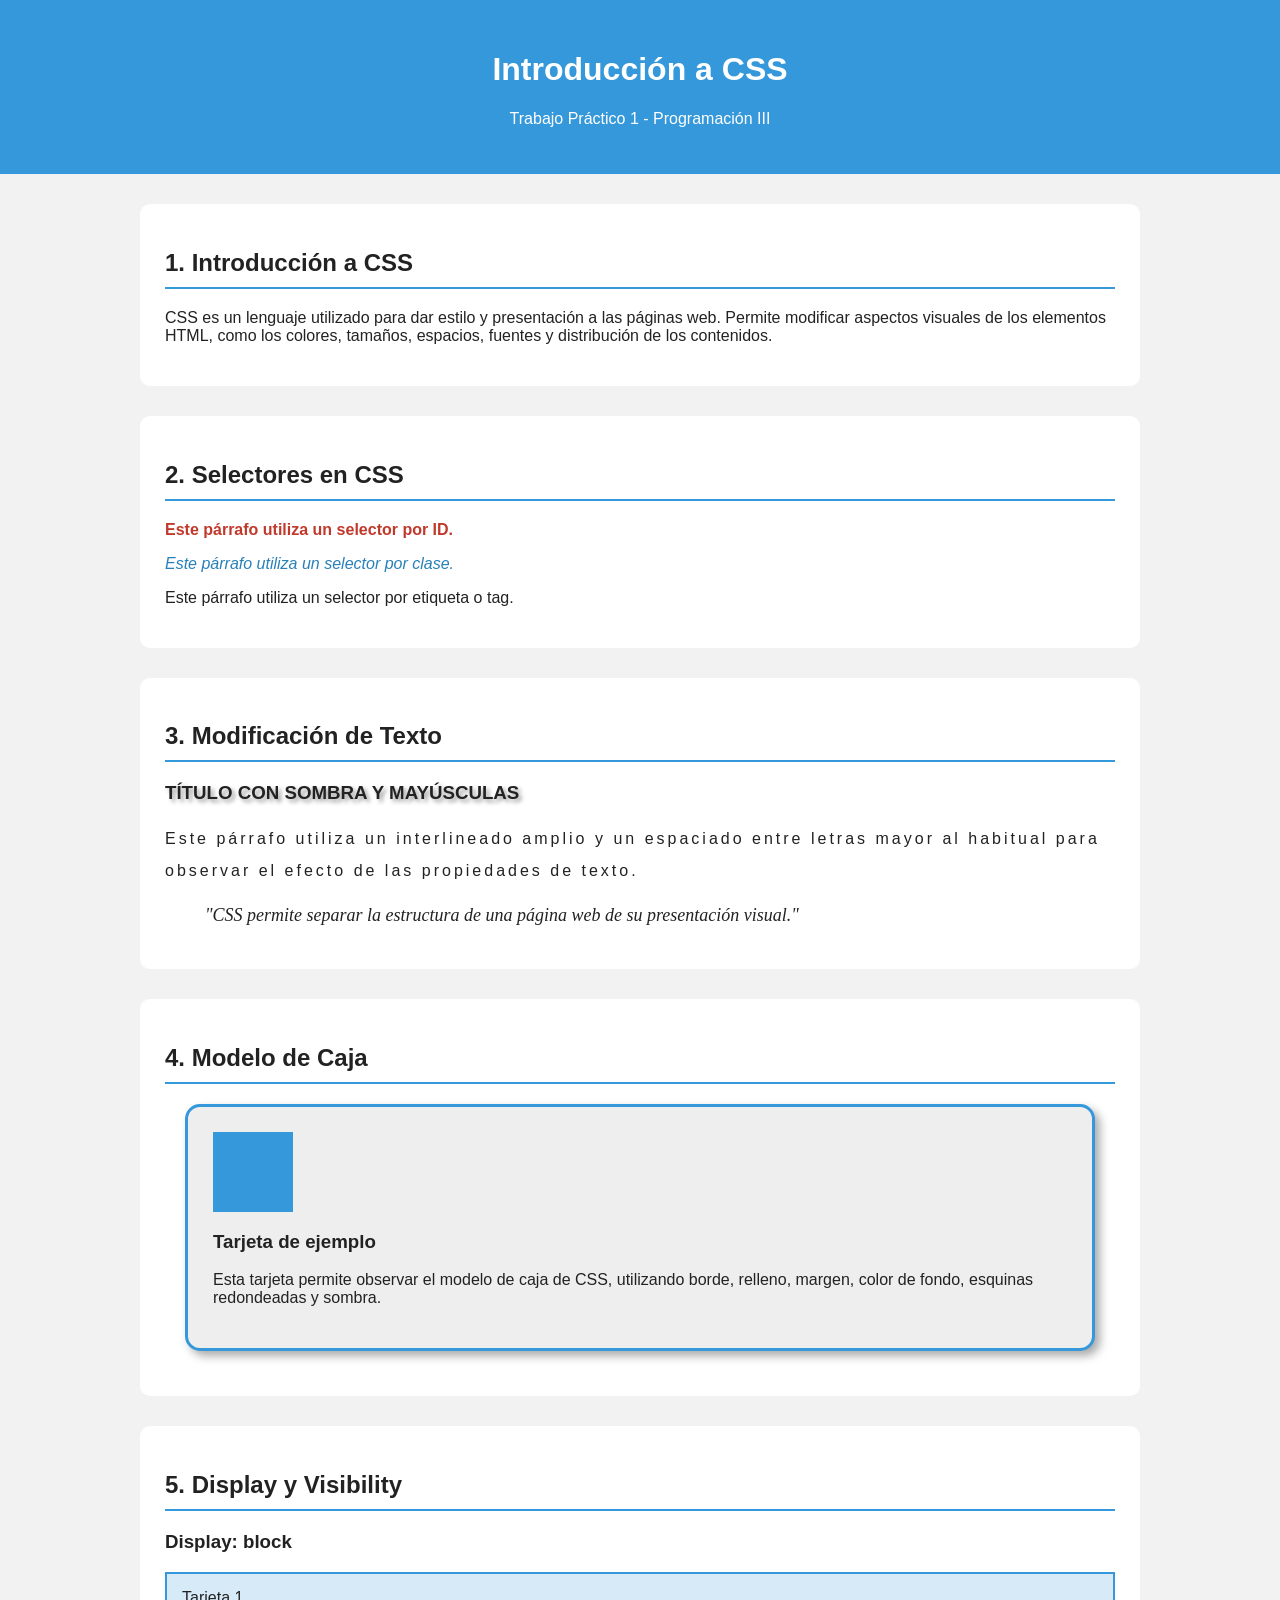
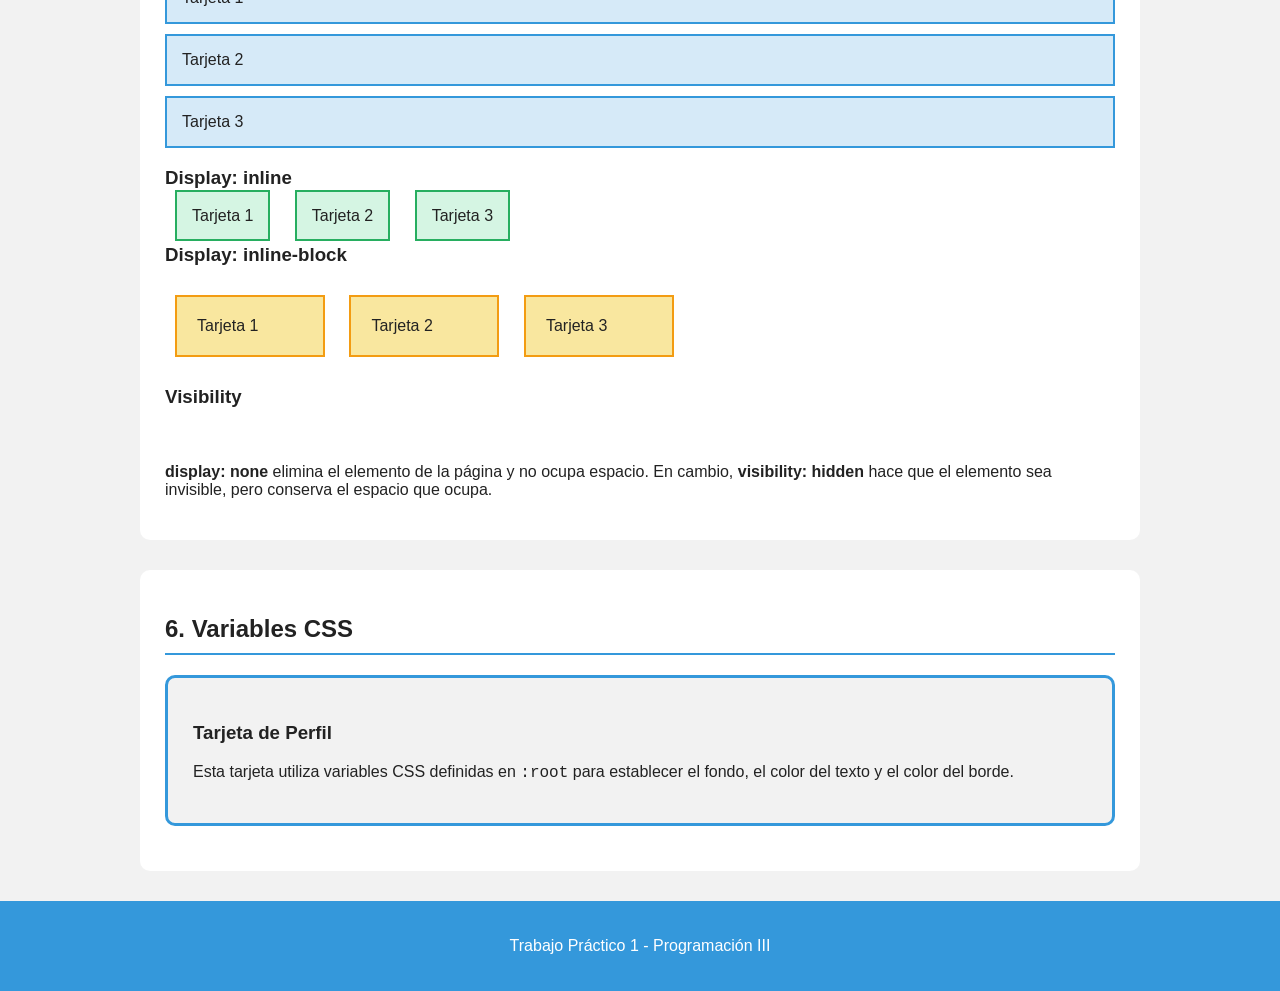
<file: CSS/1/index.html>
<!DOCTYPE html>
<html lang="es">
<head>
    <meta charset="UTF-8">
    <meta name="viewport" content="width=device-width, initial-scale=1.0">
    <title>Introducción a CSS</title>
    <link rel="stylesheet" href="styles.css">
</head>

<body>

    <header>
        <h1>Introducción a CSS</h1>
        <p>Trabajo Práctico 1 - Programación III</p>
    </header>

    <main>

        <!-- 1. Introducción a CSS -->
        <section>
            <h2>1. Introducción a CSS</h2>

            <p>
                CSS es un lenguaje utilizado para dar estilo y presentación
                a las páginas web. Permite modificar aspectos visuales de los
                elementos HTML, como los colores, tamaños, espacios, fuentes
                y distribución de los contenidos.
            </p>
        </section>


        <!-- 2. Selectores en CSS -->
        <section>
            <h2>2. Selectores en CSS</h2>

            <p id="parrafo-id">
                Este párrafo utiliza un selector por ID.
            </p>

            <p class="parrafo-clase">
                Este párrafo utiliza un selector por clase.
            </p>

            <p>
                Este párrafo utiliza un selector por etiqueta o tag.
            </p>
        </section>


        <!-- 3. Modificación de Texto -->
        <section>
            <h2>3. Modificación de Texto</h2>

            <h3 class="titulo-sombra">
                Título con sombra y mayúsculas
            </h3>

            <p class="texto-espaciado">
                Este párrafo utiliza un interlineado amplio y un espaciado
                entre letras mayor al habitual para observar el efecto
                de las propiedades de texto.
            </p>

            <blockquote class="cita">
                "CSS permite separar la estructura de una página web de
                su presentación visual."
            </blockquote>
        </section>


        <!-- 4. Modelo de Caja -->
        <section>
            <h2>4. Modelo de Caja</h2>

            <div class="tarjeta-caja">
                <div class="cuadrado-color"></div>

                <h3>Tarjeta de ejemplo</h3>

                <p>
                    Esta tarjeta permite observar el modelo de caja de CSS,
                    utilizando borde, relleno, margen, color de fondo,
                    esquinas redondeadas y sombra.
                </p>
            </div>
        </section>


        <!-- 5. Display y Visibility -->
        <section>
            <h2>5. Display y Visibility</h2>

            <h3>Display: block</h3>

            <div class="galeria-block">
                <div class="tarjeta-display">Tarjeta 1</div>
                <div class="tarjeta-display">Tarjeta 2</div>
                <div class="tarjeta-display">Tarjeta 3</div>
            </div>


            <h3>Display: inline</h3>

            <div class="galeria-inline">
                <div class="tarjeta-display">Tarjeta 1</div>
                <div class="tarjeta-display">Tarjeta 2</div>
                <div class="tarjeta-display">Tarjeta 3</div>
            </div>


            <h3>Display: inline-block</h3>

            <div class="galeria-inline-block">
                <div class="tarjeta-display">Tarjeta 1</div>
                <div class="tarjeta-display">Tarjeta 2</div>
                <div class="tarjeta-display">Tarjeta 3</div>
            </div>


            <h3>Visibility</h3>

            <button class="boton-none">
                Botón con display: none
            </button>

            <button class="boton-hidden">
                Botón con visibility: hidden
            </button>

            <p>
                <strong>display: none</strong> elimina el elemento de la
                página y no ocupa espacio. En cambio,
                <strong>visibility: hidden</strong> hace que el elemento
                sea invisible, pero conserva el espacio que ocupa.
            </p>
        </section>


        <!-- 6. Variables CSS -->
        <section>
            <h2>6. Variables CSS</h2>

            <div class="tarjeta-perfil">
                <h3>Tarjeta de Perfil</h3>

                <p>
                    Esta tarjeta utiliza variables CSS definidas en
                    <code>:root</code> para establecer el fondo,
                    el color del texto y el color del borde.
                </p>
            </div>
        </section>

    </main>


    <footer>
        <p>Trabajo Práctico 1 - Programación III</p>
    </footer>

</body>
</html>
</file>
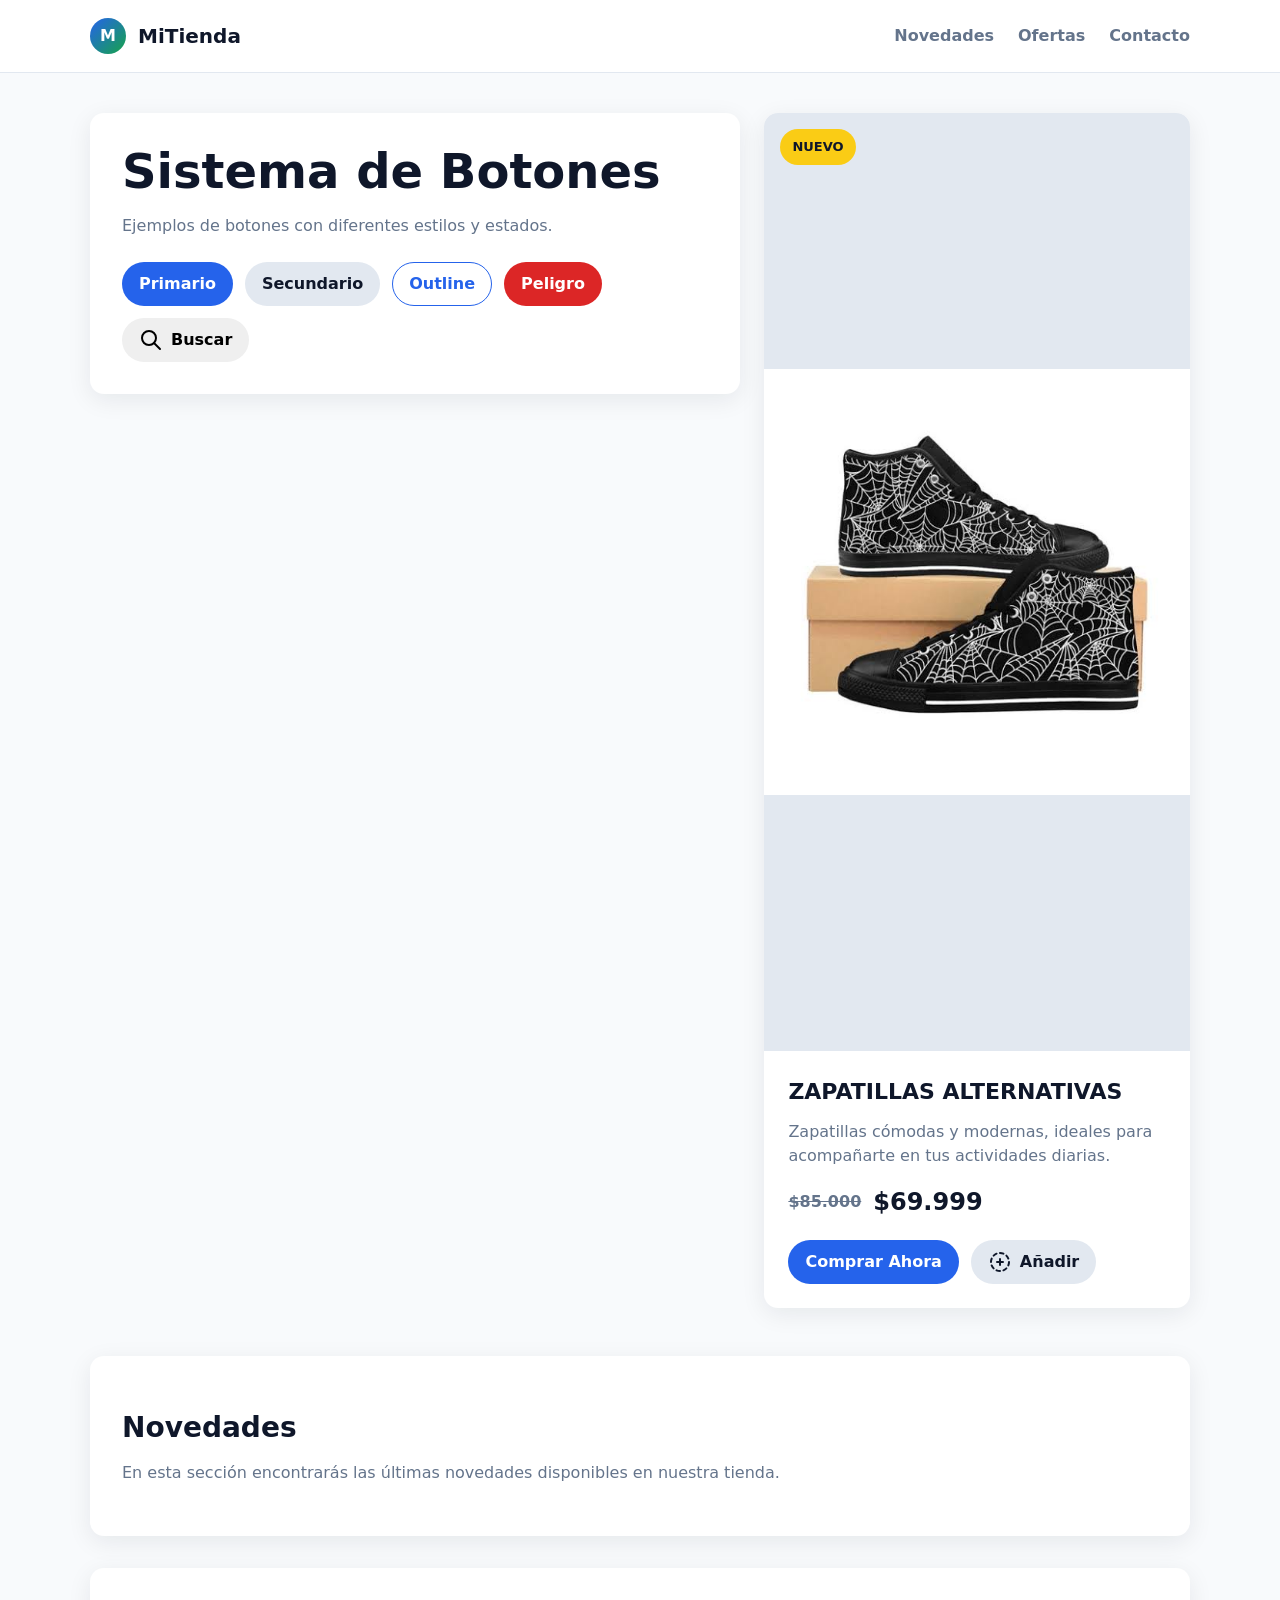
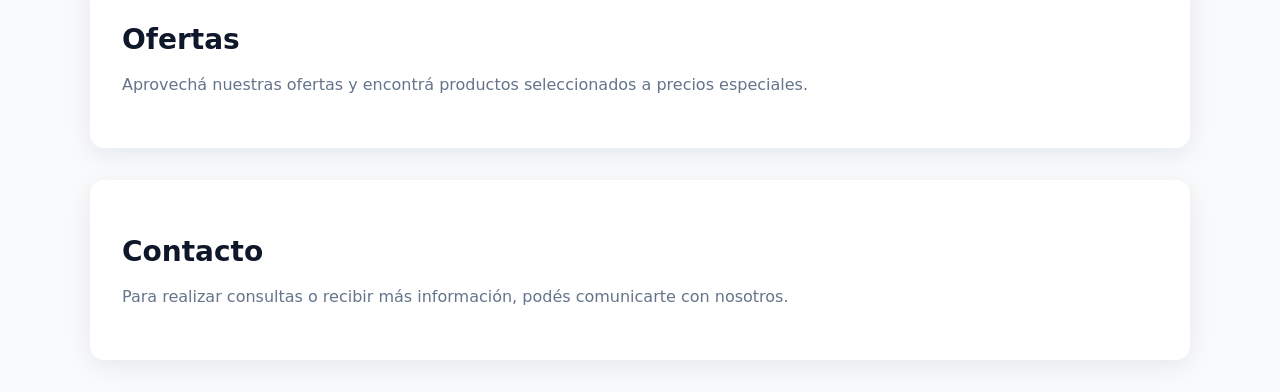
<file: CSS/3/index.html>
<!DOCTYPE html>
<html lang="es">
<head>
    <meta charset="UTF-8">
    <meta name="viewport" content="width=device-width, initial-scale=1.0">
    <title>MiTienda</title>
    <link rel="stylesheet" href="styles.css">
</head>

<body id="top">

    <!-- Header -->
    <header class="site-header">
        <div class="site-header__container container">

            <a href="#top" class="site-header__brand">
                <span class="site-header__mark">M</span>
                <span class="site-header__name">MiTienda</span>
            </a>

            <nav class="site-header__nav">
                <a href="#novedades">Novedades</a>
                <a href="#ofertas">Ofertas</a>
                <a href="#contacto">Contacto</a>
            </nav>

            <button class="site-header__menu" type="button" aria-label="Abrir menú">
                <svg xmlns="http://www.w3.org/2000/svg" width="24" height="24" viewBox="0 0 24 24" fill="none" stroke="currentColor" stroke-width="2" stroke-linecap="round" stroke-linejoin="round" class="icon icon-tabler icons-tabler-outline icon-tabler-menu-deep"><path stroke="none" d="M0 0h24v24H0z" fill="none" /><path d="M4 6h16" /><path d="M7 12h13" /><path d="M10 18h10" /></svg>
            </button>

        </div>
    </header>


    <main>

        <!-- Zona principal -->
        <section class="hero container">

            <!-- Primer div: ocupa las primeras 3 columnas de la fila 1 -->
<div class="hero__content panel">

    <h1 class="hero__title">
        Sistema de Botones
    </h1>

    <p class="hero__text">
        Ejemplos de botones con diferentes estilos y estados.
    </p>

    <div class="btn-group">

        <button class="btn btn--primary" type="button">
            Primario
        </button>

        <button class="btn btn--secondary" type="button">
            Secundario
        </button>

        <button class="btn btn--outline" type="button">
            Outline
        </button>

        <button class="btn btn--danger" type="button">
            Peligro
        </button>

        <button class="btn btn--icon" type="button">
            <svg xmlns="http://www.w3.org/2000/svg" width="24" height="24" viewBox="0 0 24 24" fill="none" stroke="currentColor" stroke-width="2" stroke-linecap="round" stroke-linejoin="round" class="icon icon-tabler icons-tabler-outline icon-tabler-search"><path stroke="none" d="M0 0h24v24H0z" fill="none" /><path d="M3 10a7 7 0 1 0 14 0a7 7 0 1 0 -14 0" /><path d="M21 21l-6 -6" /></svg>
            Buscar
        </button>

    </div>

</div>


            


            <!-- Segundo div: ocupa columnas 4 y 5 y filas 1 a 4 -->
            <article class="product-card">

                <div class="product-card__media">

                    <img
                        src="zapatilla.jpg"
                        alt="Zapatillas alternativas"
                    >

                    <span class="product-card__badge">
                        NUEVO
                    </span>

                </div>

                <div class="product-card__info">

                    <h2 class="product-card__title">
                        ZAPATILLAS ALTERNATIVAS
                    </h2>

                    <p class="product-card__description">
                        Zapatillas cómodas y modernas, ideales para
                        acompañarte en tus actividades diarias.
                    </p>

                    <div class="product-card__price">
                        <span class="product-card__old-price">
                            $85.000
                        </span>

                        <span>
                            $69.999
                        </span>
                    </div>

                    <div class="btn-group">

                        <button class="btn btn--primary" type="button">
                            Comprar Ahora
                        </button>

                        <button class="btn btn--icon btn--secondary" type="button">
                            <svg xmlns="http://www.w3.org/2000/svg" width="24" height="24" viewBox="0 0 24 24" fill="none" stroke="currentColor" stroke-width="2" stroke-linecap="round" stroke-linejoin="round" class="icon icon-tabler icons-tabler-outline icon-tabler-circle-dashed-plus"><path stroke="none" d="M0 0h24v24H0z" fill="none" /><path d="M8.56 3.69a9 9 0 0 0 -2.92 1.95" /><path d="M3.69 8.56a9 9 0 0 0 -.69 3.44" /><path d="M3.69 15.44a9 9 0 0 0 1.95 2.92" /><path d="M8.56 20.31a9 9 0 0 0 3.44 .69" /><path d="M15.44 20.31a9 9 0 0 0 2.92 -1.95" /><path d="M20.31 15.44a9 9 0 0 0 .69 -3.44" /><path d="M20.31 8.56a9 9 0 0 0 -1.95 -2.92" /><path d="M15.44 3.69a9 9 0 0 0 -3.44 -.69" /><path d="M9 12h6" /><path d="M12 9v6" /></svg>

                            Añadir
                        </button>

                    </div>

                </div>

            </article>

        </section>


        <!-- Secciones de relleno -->

        <section id="novedades" class="content-section container">

            <div class="panel content-section__panel">

                <h2 class="content-section__title">
                    Novedades
                </h2>

                <p class="content-section__note">
                    En esta sección encontrarás las últimas novedades
                    disponibles en nuestra tienda.
                </p>

            </div>

        </section>


        <section id="ofertas" class="content-section container">

            <div class="panel content-section__panel">

                <h2 class="content-section__title">
                    Ofertas
                </h2>

                <p class="content-section__note">
                    Aprovechá nuestras ofertas y encontrá productos
                    seleccionados a precios especiales.
                </p>

            </div>

        </section>


        <section id="contacto" class="content-section container">

            <div class="panel content-section__panel">

                <h2 class="content-section__title">
                    Contacto
                </h2>

                <p class="content-section__note">
                    Para realizar consultas o recibir más información,
                    podés comunicarte con nosotros.
                </p>

            </div>

        </section>

    </main>

</body>
</html>
</file>
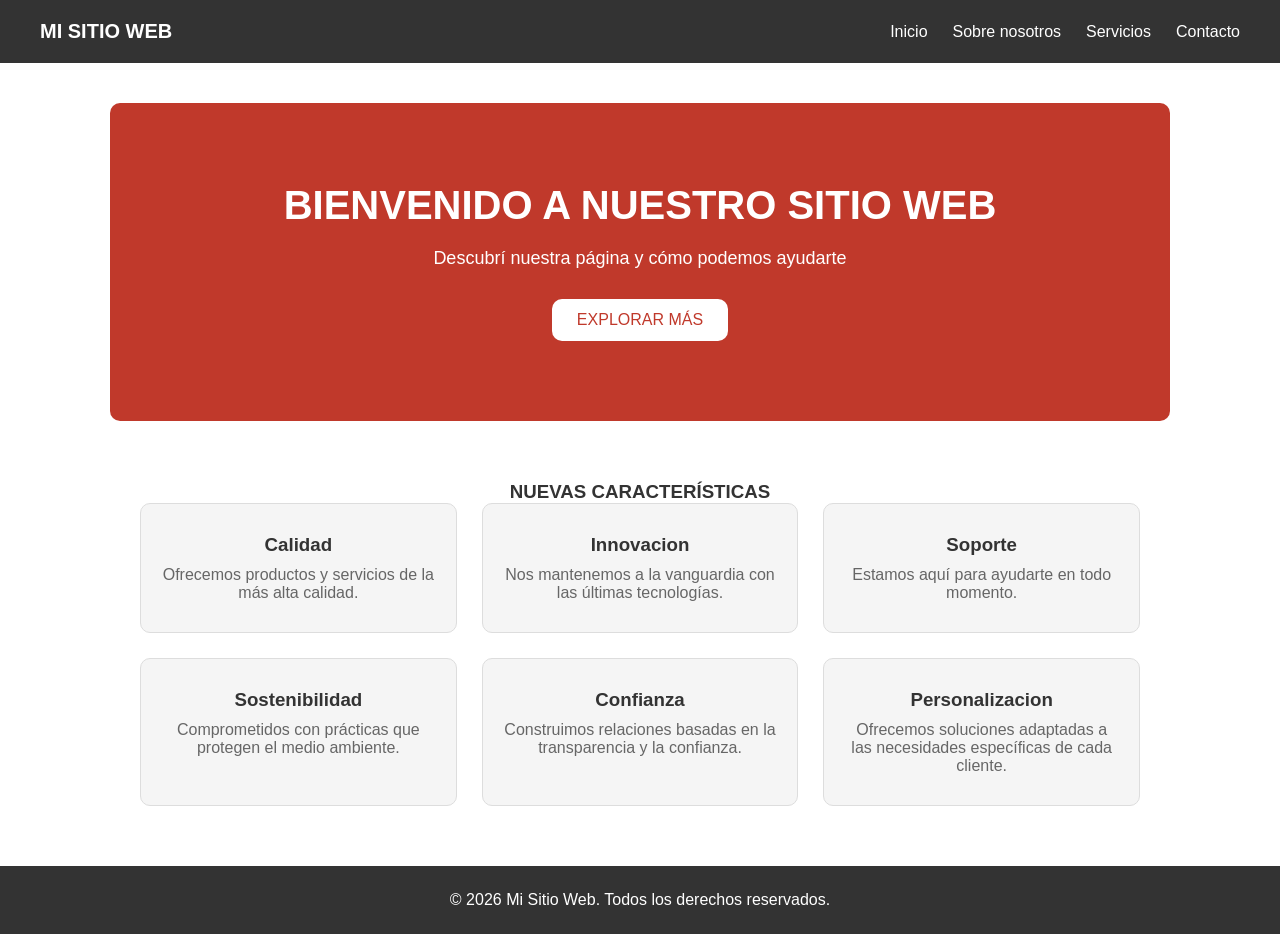
<file: CSS/4/index.html>
<!DOCTYPE html>
<html lang="es">
<head>
    <meta charset="UTF-8">
    <meta name="viewport" content="width=device-width, initial-scale=1.0">
    <title>Mi Sitio Web</title>
    <link rel="stylesheet" href="styles.css">
</head>
<body>

   <nav class="navbar">
    <div class="logo">MI SITIO WEB</div>

    <ul class="nav-links">
        <li><a href="#">Inicio</a></li>
        <li><a href="#">Sobre nosotros</a></li>
        <li><a href="#">Servicios</a></li>
        <li><a href="#">Contacto</a></li>
    </ul>

    <button class="menu-button">
        <svg xmlns="http://www.w3.org/2000/svg" width="24" height="24" viewBox="0 0 24 24" fill="none" stroke="currentColor" stroke-width="2" stroke-linecap="round" stroke-linejoin="round" class="icon icon-tabler icons-tabler-outline icon-tabler-menu-deep">
            <path stroke="none" d="M0 0h24v24H0z" fill="none" />
            <path d="M4 6h16" />
            <path d="M7 12h13" />
            <path d="M10 18h10" />
        </svg>
    </button>
</nav>

    <main>

        <div class="hero-container">
            <section class="hero">
                <h1>BIENVENIDO A NUESTRO SITIO WEB</h1>

                <p>
                    Descubrí nuestra página y cómo podemos ayudarte
                </p>

                <button>EXPLORAR MÁS</button>
            </section>
        </div>

        <section class="caracteristicas">
            <h3>NUEVAS CARACTERÍSTICAS</h3>

           <div class="grid">

    <div class="card">
        <h3>Calidad</h3>
        <p>Ofrecemos productos y servicios de la más alta calidad.</p>
    </div>

    <div class="card">
        <h3>Innovacion</h3>
        <p>Nos mantenemos a la vanguardia con las últimas tecnologías.</p>
    </div>

    <div class="card">
        <h3>Soporte</h3>
        <p>Estamos aquí para ayudarte en todo momento.</p>
    </div>

    <div class="card">
        <h3>Sostenibilidad</h3>
        <p>Comprometidos con prácticas que protegen el medio ambiente.</p>
    </div>

    <div class="card">
        <h3>Confianza</h3>
        <p>Construimos relaciones basadas en la transparencia y la confianza.</p>
    </div>

    <div class="card">
        <h3>Personalizacion</h3>
        <p>Ofrecemos soluciones adaptadas a las necesidades específicas de cada cliente.</p>
    </div>

</div>
        </section>

    </main>

    <footer>
        <p>© 2026 Mi Sitio Web. Todos los derechos reservados.</p>
    </footer>

</body>
</html>
</file>
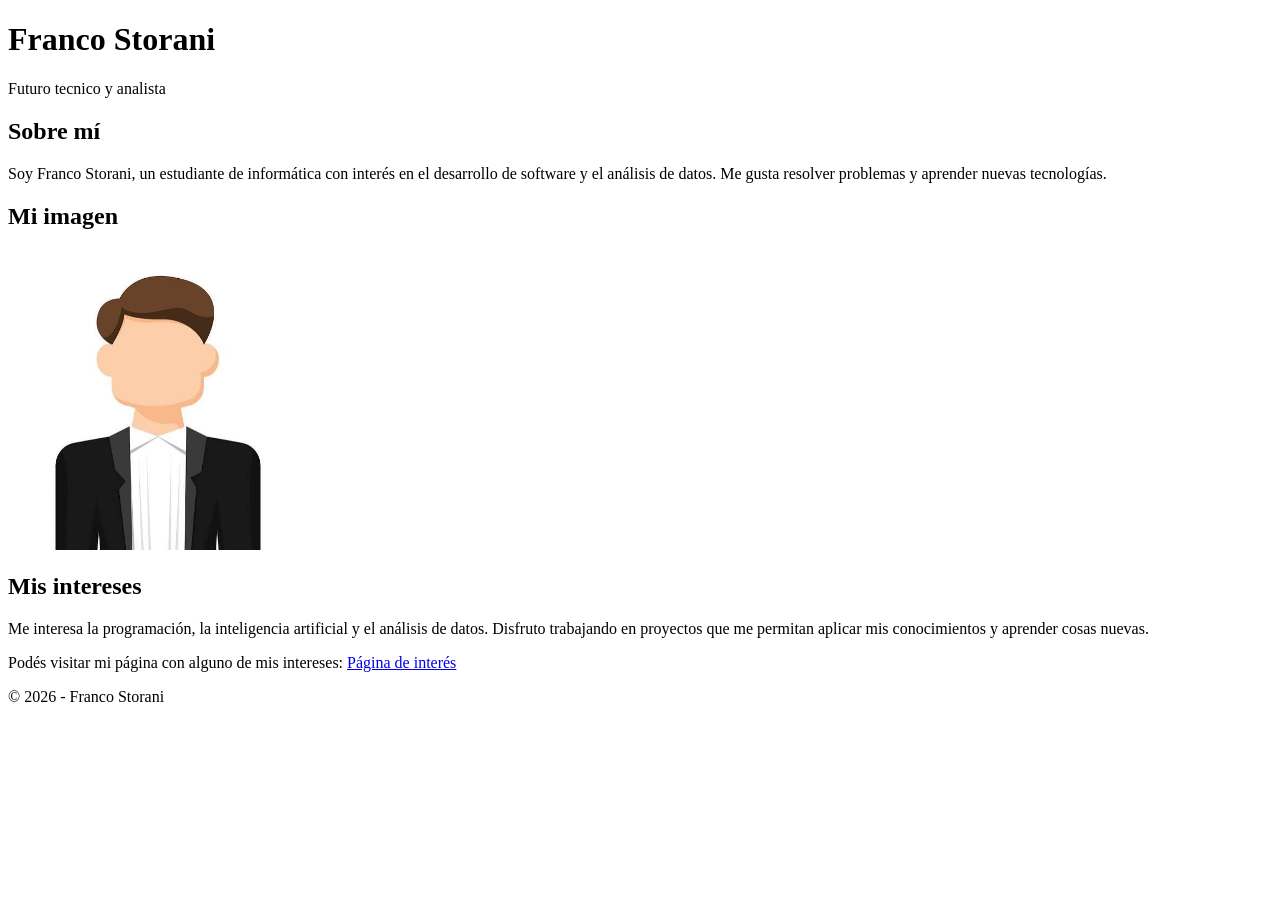
<file: HTML/mi pagina personal/index.html>
<!DOCTYPE html>
<html lang="es">
<head>
    <meta charset="UTF-8">
    <meta name="viewport" content="width=device-width, initial-scale=1.0">
    <title>Mi Página Personal</title>
</head>

<body>

    <header>
        <h1>Franco Storani</h1>
        <p>Futuro tecnico y analista</p>
    </header>

    <main>

        <section>
            <h2>Sobre mí</h2>

            <p>
                Soy Franco Storani, un estudiante de informática con interés en el desarrollo de software y el análisis de datos. Me gusta resolver problemas y aprender nuevas tecnologías.
            </p>
        </section>

        <section>
            <h2>Mi imagen</h2>

            <img 
                src="./src/images.jpg" 
                alt="Imagen representativa de una persona"
                width="300"
            >
        </section>

        <section>
            <h2>Mis intereses</h2>

            <p>
                Me interesa la programación, la inteligencia artificial y el análisis de datos. Disfruto trabajando en proyectos que me permitan aplicar mis conocimientos y aprender cosas nuevas.
            </p>

            <p>
                Podés visitar mi página con alguno de mis intereses:
                <a href="https://es.123rf.com/imagenes-de-archivo/horreur_gore.html" target="_blank">
                    Página de interés
                </a>
            </p>
        </section>

    </main>

    <footer>
        <p>© 2026 - Franco Storani</p>
    </footer>

</body>
</html>
</file>
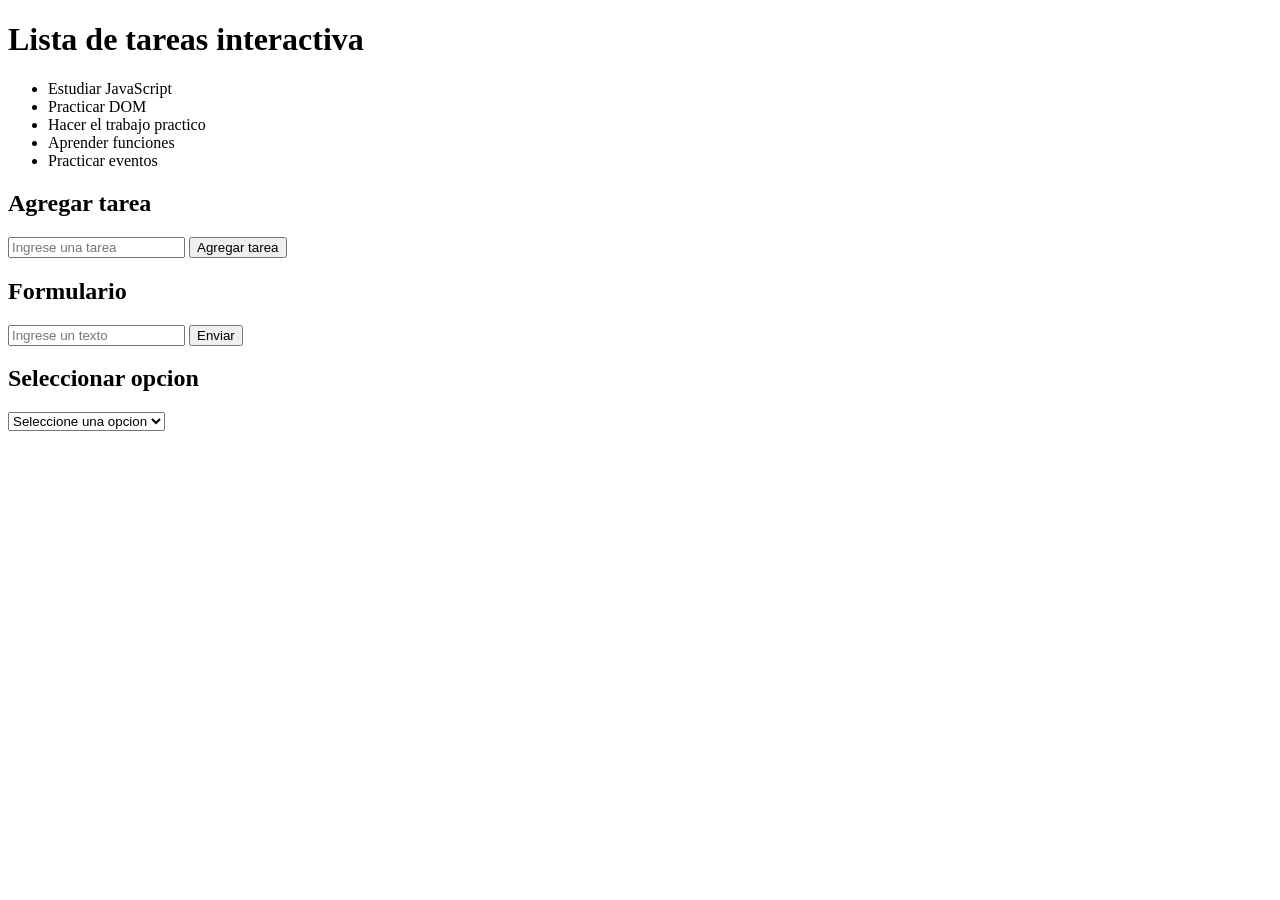
<file: JS/3/index.html>
<!DOCTYPE html>
<html lang="es">
<head>
    <meta charset="UTF-8">
    <meta name="viewport" content="width=device-width, initial-scale=1.0">
    <title>Trabajo Practico JavaScript</title>
</head>
<body>

    <h1 id="titulo">Lista de tareas</h1>

    <!-- Punto 6: Lista inicial de elementos -->
    <ul id="lista">
        <li>Estudiar JavaScript</li>
        <li>Practicar DOM</li>
        <li>Hacer el trabajo practico</li>
    </ul>

    <!-- Punto 7: Input y boton para agregar elementos -->
    <h2>Agregar tarea</h2>

    <input type="text" id="inputTarea" placeholder="Ingrese una tarea">
    <button id="btnAgregar">Agregar tarea</button>

    <!-- Punto 8: Formulario -->
    <h2>Formulario</h2>

    <form id="formulario">
        <input type="text" id="inputFormulario" placeholder="Ingrese un texto">
        <button type="submit">Enviar</button>
    </form>

    <p id="mensajeFormulario"></p>

    <!-- Punto 9: Select -->
    <h2>Seleccionar opcion</h2>

    <select id="opciones">
        <option value="">Seleccione una opcion</option>
        <option value="JavaScript">JavaScript</option>
        <option value="HTML">HTML</option>
        <option value="CSS">CSS</option>
    </select>

    <p id="opcionSeleccionada"></p>

    <script src="index.js"></script>
</body>
</html>
</file>
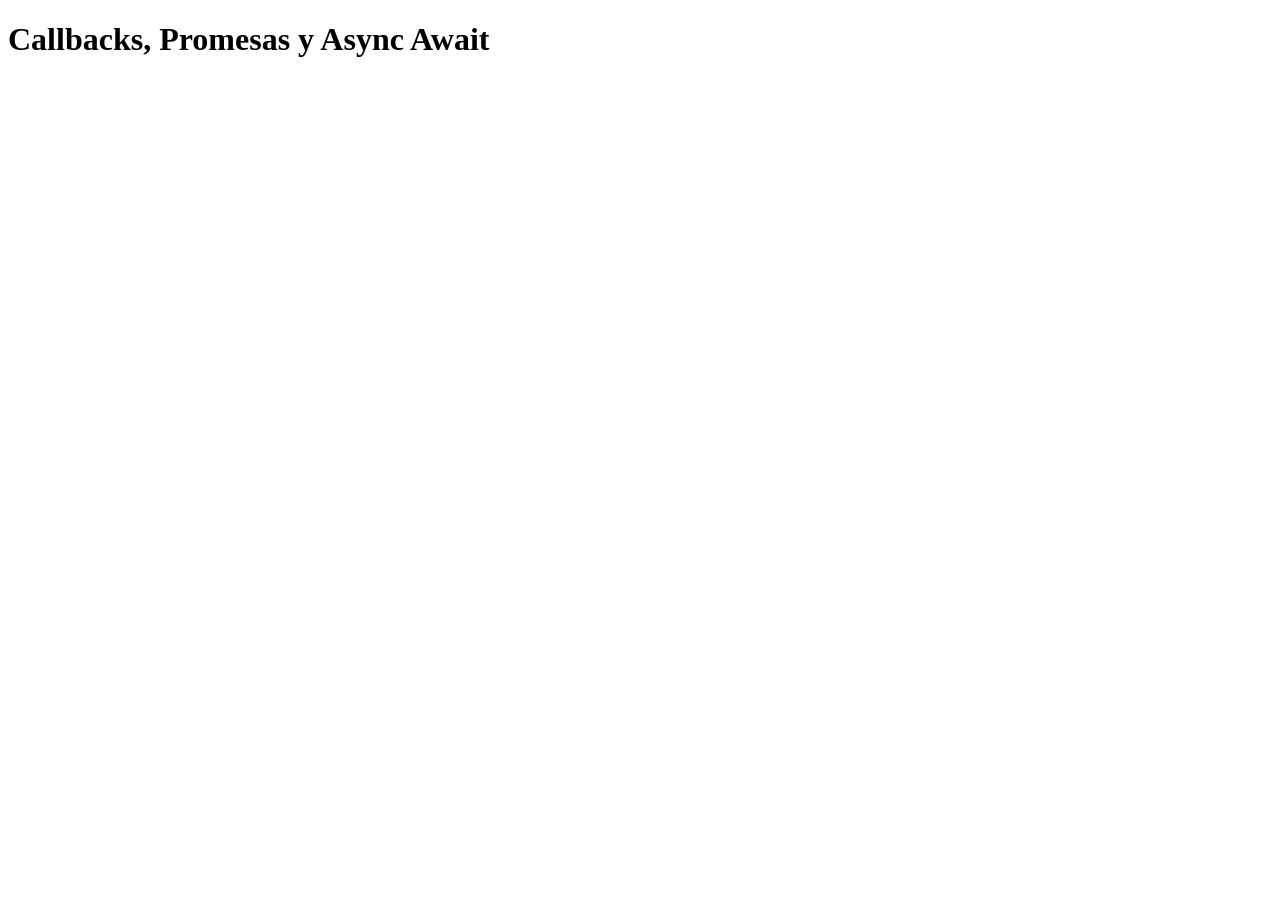
<file: JS/4/index.html>
<!DOCTYPE html>
<html lang="es">
<head>
    <meta charset="UTF-8">
    <meta name="viewport" content="width=device-width, initial-scale=1.0">
    <title>Callbacks, Promesas y Async Await</title>
</head>
<body>

    <h1>Callbacks, Promesas y Async Await</h1>

    <script src="index.js"></script>
</body>
</html>
</file>
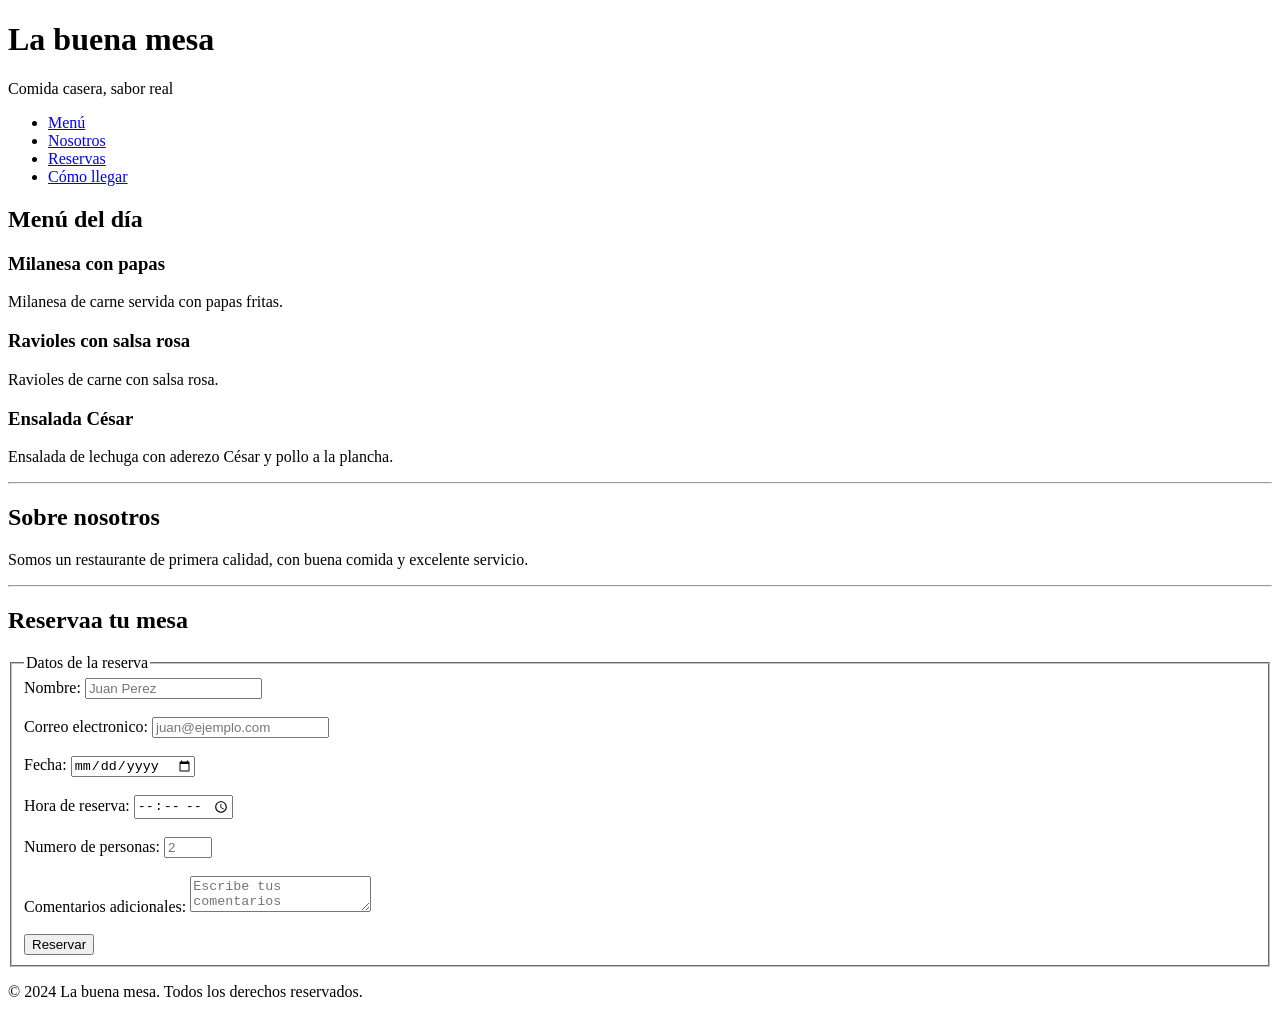
<file: HTML/mi pagina personal/proyecto_final/index.html>
<!DOCTYPE html>
<html lang="es">
<head>
    <meta charset="UTF-8">
    <meta name="viewport" content="width=device-width, initial-scale=1.0">
    <title>La buena mesa</title>
</head>
<body>
    <header>
        <h1>La buena mesa</h1>
        <p>Comida casera, sabor real</p>

        <nav aria-label="Navegación principal">
            <ul>
                <li><a href="#index.html">Menú</a></li>
                <li><a href="#nosotros">Nosotros</a></li>
                <li><a href="#reservas">Reservas</a></li>
                <li><a href="ubicacion.html">Cómo llegar</a></li>
            </ul>
        </nav>
    </header>

    <main>
        <section id="menu">
            <h2>Menú del día</h2>

            <article>
                <h3>Milanesa con papas</h3>
                <p>Milanesa de carne servida con papas fritas.</p>
            </article>

            <article>
                <h3>Ravioles con salsa rosa</h3>
                <p>Ravioles de carne con salsa rosa.</p>
            </article>

            <article>
                <h3>Ensalada César</h3>
                <p>Ensalada de lechuga con aderezo César y pollo a la plancha.</p>
            </article>
        </section>
        <hr>
        <aside id="nosotros">
            <h2>Sobre nosotros</h2>
            <p>Somos un restaurante de primera calidad, con buena comida y excelente servicio.</p>
        </aside>
        <hr>

        <section id="reservas">
            <h2>Reservaa tu mesa</h2>
            <form action="reservas.php" method="post">
                <fieldset>
                    <legend>Datos de la reserva</legend>
                <label for="nombre">Nombre:</label>
                <input type="text" id="nombre" name="nombre" requiredn placeholder="Juan Perez"> <br><br>

                <label for="email">Correo electronico:</label>
                <input type="email" id="email" name="email" required placeholder="juan@ejemplo.com"> <br><br>

                <label for="fecha">Fecha:</label>
                <input type="date" id="fecha" name="fecha" required> <br><br>

                <label for="hora">Hora de reserva:</label>
                <input type="time" id="hora" name="hora" required> <br><br>

                <label for="personas">Numero de personas:</label>
                <input type="number" id="personas" name="personas" min="1" max="20" required placeholder="2"> <br><br>

                <label for="comentarios">Comentarios adicionales:</label>
                <textarea id="comentarios" name="comentarios" placeholder="Escribe tus comentarios"></textarea> <br><br>

                <button type="submit">Reservar</button>
        </section>
    </main>
    <footer>
        <p>&copy; 2024 La buena mesa. Todos los derechos reservados.</p>
    </footer>
</body>
</html>
</file>
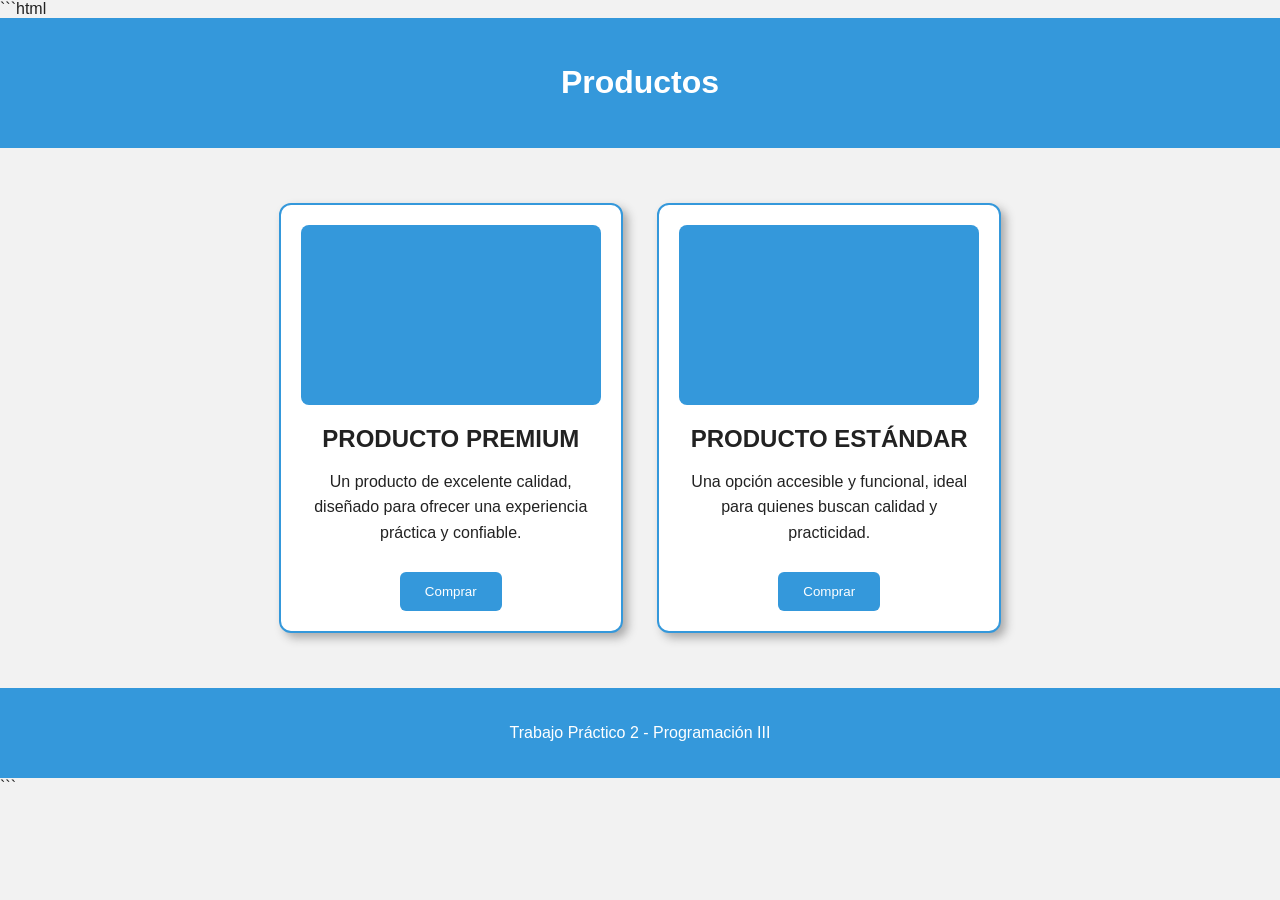
<file: CSS/2/productos.html>
```html
<!DOCTYPE html>
<html lang="es">
<head>
    <meta charset="UTF-8">
    <meta name="viewport" content="width=device-width, initial-scale=1.0">
    <title>Productos</title>
    <link rel="stylesheet" href="productos.css">
</head>

<body>

    <header>
        <h1>Productos</h1>
    </header>

    <main>

        <section class="productos">

            <!-- Tarjeta de producto 1 -->
            <article class="tarjeta-producto">

                <div class="imagen-producto"></div>

                <h2>Producto Premium</h2>

                <p>
                    Un producto de excelente calidad, diseñado para ofrecer
                    una experiencia práctica y confiable.
                </p>

                <button class="boton-compra">
                    Comprar
                </button>

            </article>


            <!-- Tarjeta de producto 2 -->
            <article class="tarjeta-producto">

                <div class="imagen-producto"></div>

                <h2>Producto Estándar</h2>

                <p>
                    Una opción accesible y funcional, ideal para quienes
                    buscan calidad y practicidad.
                </p>

                <button class="boton-compra">
                    Comprar
                </button>

            </article>

        </section>

    </main>

    <footer>
        <p>Trabajo Práctico 2 - Programación III</p>
    </footer>

</body>
</html>
```
</file>
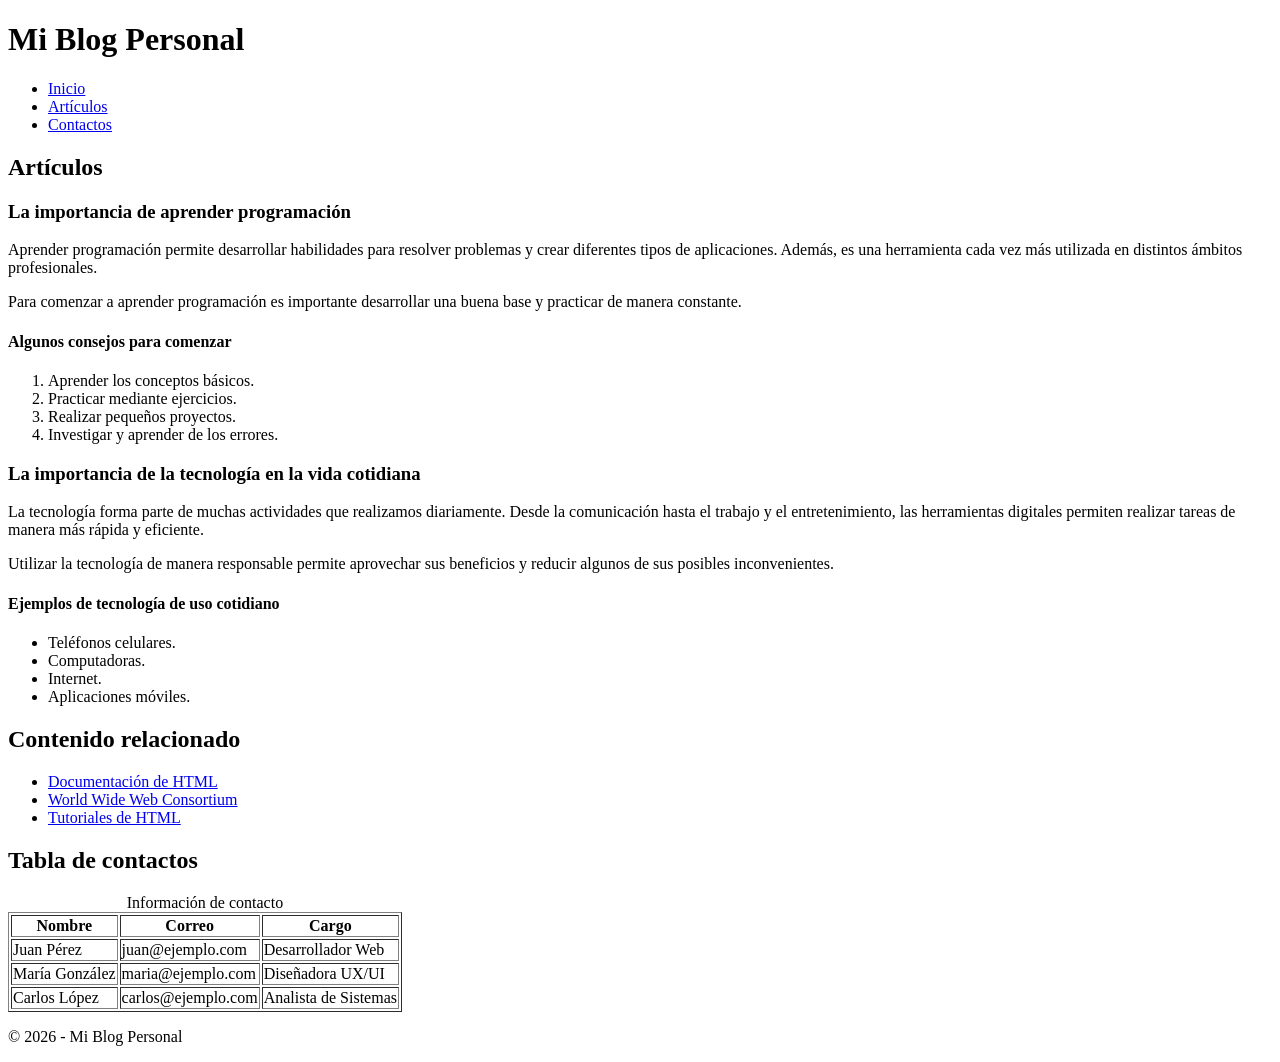
<file: HTML/mi pagina personal/blog/blog.html>
<!DOCTYPE html>
<html lang="es">

<head>
    <meta charset="UTF-8">
    <meta name="viewport" content="width=device-width, initial-scale=1.0">
    <title>Mi Blog</title>
</head>

<body>

    <header>

        <h1>Mi Blog Personal</h1>

        <nav aria-label="Navegación principal">

            <ul>
                <li>
                    <a href="#inicio" tabindex="1">Inicio</a>
                </li>
                <li>
                    <a href="#articulos" tabindex="2">Artículos</a>
                </li>
                <li>
                    <a href="#contactos" tabindex="3">Contactos</a>
                </li>
            </ul>

        </nav>

    </header>

    <main id="inicio" tabindex="0">

        <section id="articulos">

            <h2>Artículos</h2>

            <article>

                <h3>La importancia de aprender programación</h3>

                <p>
                    Aprender programación permite desarrollar habilidades para
                    resolver problemas y crear diferentes tipos de aplicaciones.
                    Además, es una herramienta cada vez más utilizada en distintos
                    ámbitos profesionales.
                </p>

                <p>
                    Para comenzar a aprender programación es importante desarrollar
                    una buena base y practicar de manera constante.
                </p>

                <h4>Algunos consejos para comenzar</h4>

                <ol>
                    <li>Aprender los conceptos básicos.</li>
                    <li>Practicar mediante ejercicios.</li>
                    <li>Realizar pequeños proyectos.</li>
                    <li>Investigar y aprender de los errores.</li>
                </ol>

            </article>

            <article>

                <h3>La importancia de la tecnología en la vida cotidiana</h3>

                <p>
                    La tecnología forma parte de muchas actividades que realizamos
                    diariamente. Desde la comunicación hasta el trabajo y el
                    entretenimiento, las herramientas digitales permiten realizar
                    tareas de manera más rápida y eficiente.
                </p>

                <p>
                    Utilizar la tecnología de manera responsable permite aprovechar
                    sus beneficios y reducir algunos de sus posibles inconvenientes.
                </p>

                <h4>Ejemplos de tecnología de uso cotidiano</h4>

                <ul>
                    <li>Teléfonos celulares.</li>
                    <li>Computadoras.</li>
                    <li>Internet.</li>
                    <li>Aplicaciones móviles.</li>
                </ul>

            </article>

        </section>

    </main>

    <aside>

        <h2>Contenido relacionado</h2>

        <ul>
            <li>
                <a
                    href="https://developer.mozilla.org/es/docs/Web/HTML"
                    target="_blank"
                    tabindex="4"
                >
                    Documentación de HTML
                </a>
            </li>

            <li>
                <a
                    href="https://www.w3.org/"
                    target="_blank"
                    tabindex="5"
                >
                    World Wide Web Consortium
                </a>
            </li>

            <li>
                <a
                    href="https://www.w3schools.com/html/"
                    target="_blank"
                    tabindex="6"
                >
                    Tutoriales de HTML
                </a>
            </li>
        </ul>

    </aside>

    <footer id="contactos">

        <h2>Tabla de contactos</h2>

        <table border="1">

            <caption>Información de contacto</caption>

            <thead>
                <tr>
                    <th>Nombre</th>
                    <th>Correo</th>
                    <th>Cargo</th>
                </tr>
            </thead>

            <tbody>

                <tr>
                    <td>Juan Pérez</td>
                    <td>juan@ejemplo.com</td>
                    <td>Desarrollador Web</td>
                </tr>

                <tr>
                    <td>María González</td>
                    <td>maria@ejemplo.com</td>
                    <td>Diseñadora UX/UI</td>
                </tr>

                <tr>
                    <td>Carlos López</td>
                    <td>carlos@ejemplo.com</td>
                    <td>Analista de Sistemas</td>
                </tr>

            </tbody>

        </table>

        <p>© 2026 - Mi Blog Personal</p>

    </footer>

</body>

</html>
</file>
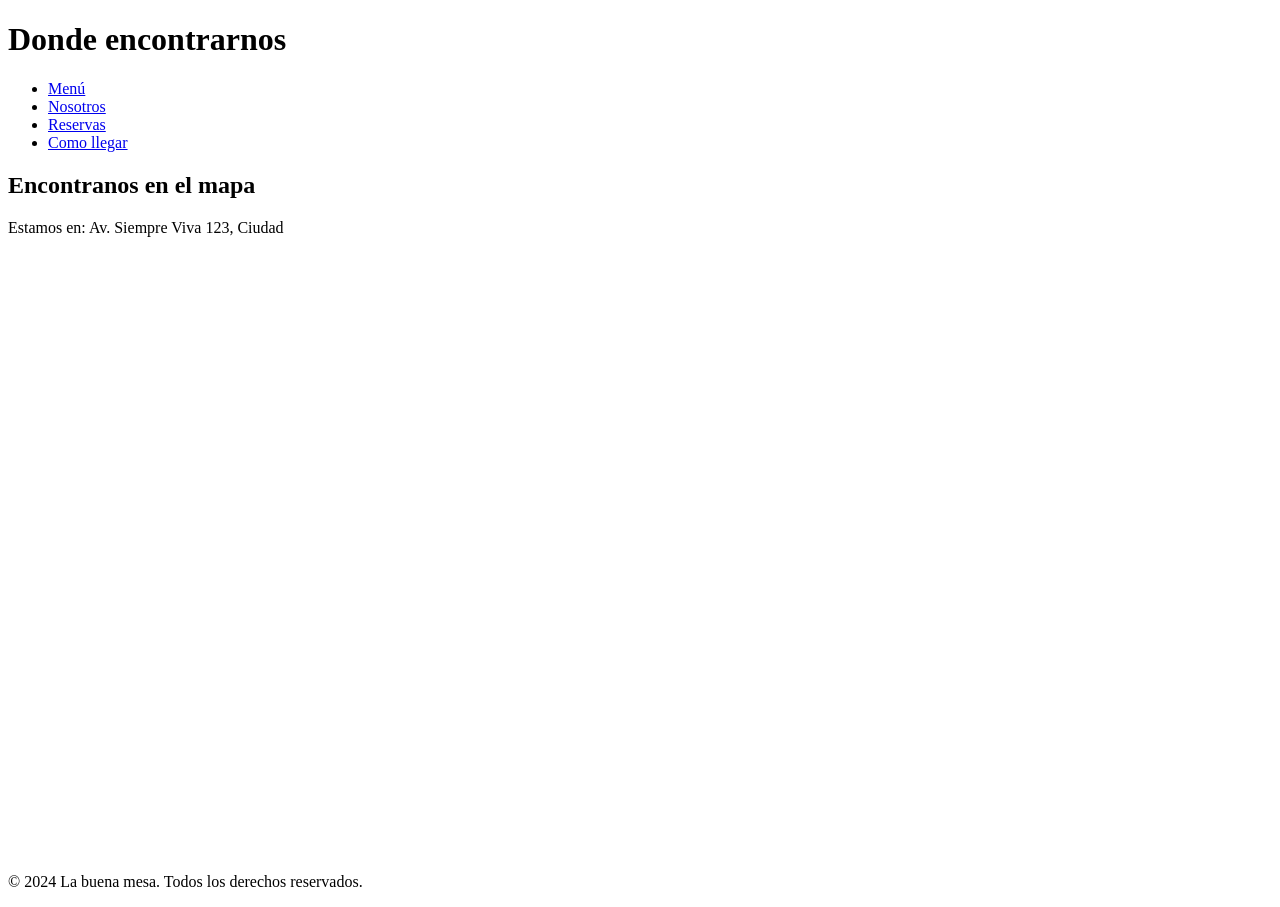
<file: HTML/mi pagina personal/proyecto_final/ubicacion.html>
<!DOCTYPE html>
<html lang="en">
<head>
    <meta charset="UTF-8">
    <meta name="viewport" content="width=device-width, initial-scale=1.0">
    <title>Ubicacion La buena mesa</title>
</head>
<body>
    <header>
        <h1>Donde encontrarnos</h1>
        <nav aria-label="Navegación principal">
            <ul>
                <li><a href="index.html">Menú</a></li>
                <li><a href="index.html#nosotros">Nosotros</a></li>
                <li><a href="index.html#reservas">Reservas</a></li>
                <li><a href="ubicacion.html">Como llegar</a></li>
            </ul>
        </nav>
    </header>
    <main>
        <section>
           <h2>Encontranos en el mapa</h2>
           <p>Estamos en: Av. Siempre Viva 123, Ciudad</p>
           <div style="width: 100%;">
            <iframe width="100%" height="600" frameborder="0" style="border:0" src="https://maps.app.goo.gl/96tuhGFPXcBjD8kq6">

            </iframe>

           </div>
        </section>
    </main>
    <footer>
        <p>&copy; 2024 La buena mesa. Todos los derechos reservados.</p>
    </footer>
</body>
</html>
</file>
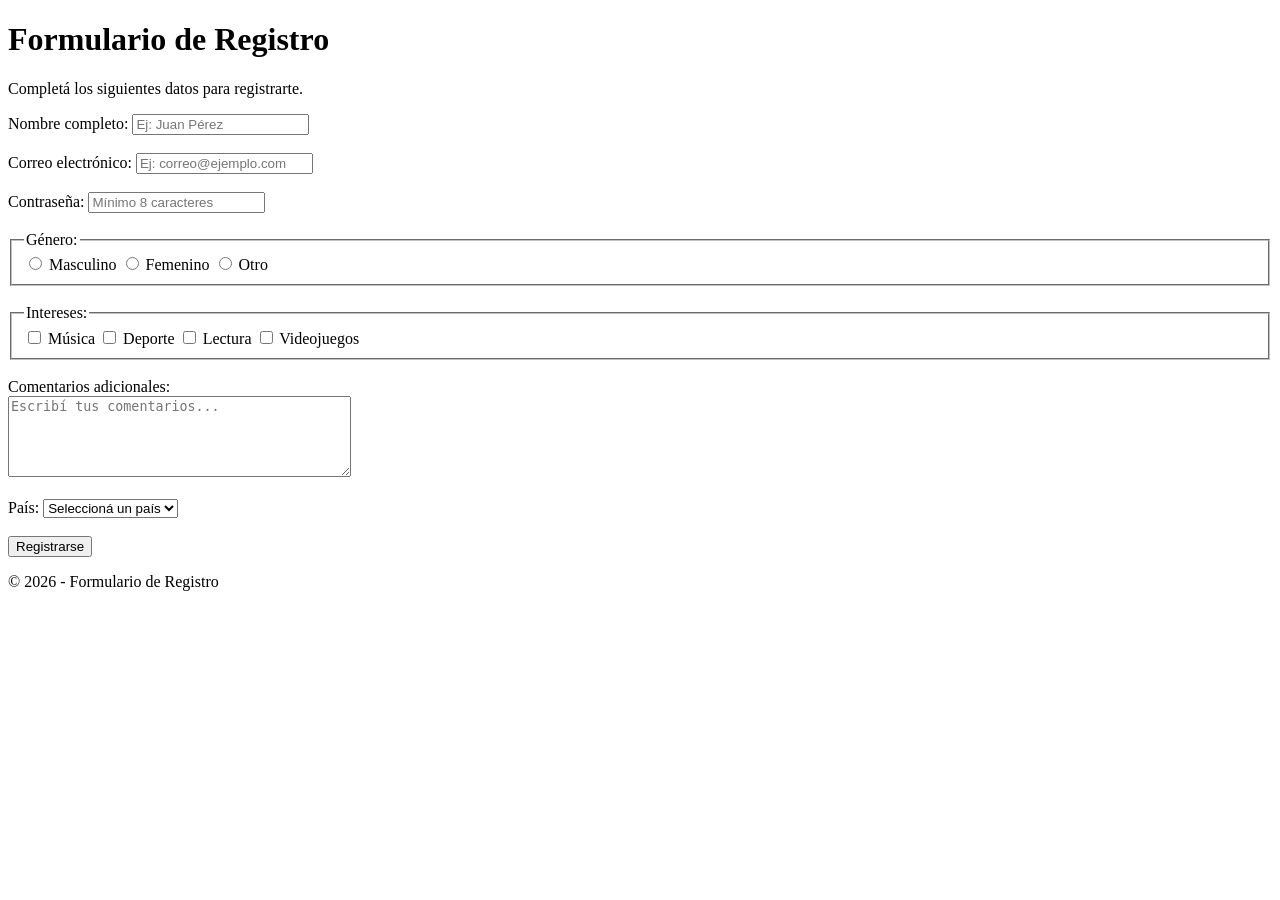
<file: HTML/mi pagina personal/registro/registro.html>
<!DOCTYPE html>
<html lang="es">

<head>
    <meta charset="UTF-8">
    <meta name="viewport" content="width=device-width, initial-scale=1.0">
    <title>Formulario de Registro</title>
</head>

<body>

    <header>
        <h1>Formulario de Registro</h1>
        <p>Completá los siguientes datos para registrarte.</p>
    </header>

    <main>

        <form action="#" method="post">

            <!-- Nombre completo -->
            <div>
                <label for="nombre">Nombre completo:</label>
                <input
                    type="text"
                    id="nombre"
                    name="nombre"
                    placeholder="Ej: Juan Pérez"
                    required
                    tabindex="1"
                >
            </div>

            <br>

            <!-- Correo electrónico -->
            <div>
                <label for="correo">Correo electrónico:</label>
                <input
                    type="email"
                    id="correo"
                    name="correo"
                    placeholder="Ej: correo@ejemplo.com"
                    required
                    tabindex="2"
                >
            </div>

            <br>

            <!-- Contraseña -->
            <div>
                <label for="contrasena">Contraseña:</label>
                <input
                    type="password"
                    id="contrasena"
                    name="contrasena"
                    placeholder="Mínimo 8 caracteres"
                    minlength="8"
                    required
                    tabindex="3"
                >
            </div>

            <br>

            <!-- Género -->
            <fieldset>
                <legend>Género:</legend>

                <input
                    type="radio"
                    id="masculino"
                    name="genero"
                    value="masculino"
                    required
                    tabindex="4"
                >
                <label for="masculino">Masculino</label>

                <input
                    type="radio"
                    id="femenino"
                    name="genero"
                    value="femenino"
                    tabindex="5"
                >
                <label for="femenino">Femenino</label>

                <input
                    type="radio"
                    id="otro"
                    name="genero"
                    value="otro"
                    tabindex="6"
                >
                <label for="otro">Otro</label>
            </fieldset>

            <br>

            <!-- Intereses -->
            <fieldset>
                <legend>Intereses:</legend>

                <input
                    type="checkbox"
                    id="musica"
                    name="intereses"
                    value="musica"
                    tabindex="7"
                >
                <label for="musica">Música</label>

                <input
                    type="checkbox"
                    id="deporte"
                    name="intereses"
                    value="deporte"
                    tabindex="8"
                >
                <label for="deporte">Deporte</label>

                <input
                    type="checkbox"
                    id="lectura"
                    name="intereses"
                    value="lectura"
                    tabindex="9"
                >
                <label for="lectura">Lectura</label>

                <input
                    type="checkbox"
                    id="videojuegos"
                    name="intereses"
                    value="videojuegos"
                    tabindex="10"
                >
                <label for="videojuegos">Videojuegos</label>
            </fieldset>

            <br>

            <!-- Comentarios -->
            <div>
                <label for="comentarios">Comentarios adicionales:</label>
                <br>
                <textarea
                    id="comentarios"
                    name="comentarios"
                    rows="5"
                    cols="40"
                    placeholder="Escribí tus comentarios..."
                    tabindex="11"
                ></textarea>
            </div>

            <br>

            <!-- País -->
            <div>
                <label for="pais">País:</label>

                <select
                    id="pais"
                    name="pais"
                    required
                    tabindex="12"
                >
                    <option value="">Seleccioná un país</option>
                    <option value="argentina">Argentina</option>
                    <option value="brasil">Brasil</option>
                    <option value="chile">Chile</option>
                    <option value="uruguay">Uruguay</option>
                </select>
            </div>

            <br>

            <!-- Botón de envío -->
            <div>
                <input
                    type="submit"
                    value="Registrarse"
                    tabindex="13"
                >
            </div>

        </form>

    </main>

    <footer>
        <p>© 2026 - Formulario de Registro</p>
    </footer>

</body>

</html>
</file>
<file: CSS/1/styles.css>
:root {
    --color-fondo: #f2f2f2;
    --color-texto: #222222;
    --color-acento: #3498db;
}


/* =====================================================
   ESTILOS GENERALES
   ===================================================== */

body {
    margin: 0;
    padding: 0;
    background-color: var(--color-fondo);
    color: var(--color-texto);
    font-family: Arial, sans-serif;
}

header {
    text-align: center;
    padding: 30px;
    background-color: var(--color-acento);
    color: white;
}

main {
    width: 90%;
    max-width: 1000px;
    margin: 30px auto;
}

section {
    background-color: white;
    margin-bottom: 30px;
    padding: 25px;
    border-radius: 10px;
}

h2 {
    border-bottom: 2px solid var(--color-acento);
    padding-bottom: 10px;
}

footer {
    text-align: center;
    padding: 20px;
    background-color: var(--color-acento);
    color: white;
}


/* =====================================================
   2. SELECTORES EN CSS
   ===================================================== */

/* Selector por ID */
#parrafo-id {
    color: #c0392b;
    font-weight: bold;
}

/* Selector por clase */
.parrafo-clase {
    color: #2980b9;
    font-style: italic;
}

/* Selector por etiqueta */
section p {
    font-size: 16px;
}


/* =====================================================
   3. MODIFICACIÓN DE TEXTO
   ===================================================== */

/* Título con sombra y mayúsculas */
.titulo-sombra {
    text-transform: uppercase;
    text-shadow: 3px 3px 4px #999999;
}

/* Párrafo con interlineado y espacio entre letras */
.texto-espaciado {
    line-height: 2;
    letter-spacing: 3px;
}

/* Cita en cursiva y con otra fuente */
.cita {
    font-family: Georgia, serif;
    font-style: italic;
    font-size: 18px;
}


/* =====================================================
   4. MODELO DE CAJA
   ===================================================== */

.tarjeta-caja {
    background-color: #eeeeee;
    border: 3px solid var(--color-acento);
    padding: 25px;
    margin: 20px;
    border-radius: 15px;
    box-shadow: 5px 5px 10px #aaaaaa;

    /*
        box-sizing: content-box:
        El ancho y alto establecidos corresponden solamente
        al contenido. El padding y el border se agregan
        al tamaño final del elemento.

        box-sizing: border-box:
        El ancho y alto establecidos incluyen el contenido,
        el padding y el border dentro de esas dimensiones.
    */

    box-sizing: border-box;
}

/* Cuadrado de color dentro de la tarjeta */
.cuadrado-color {
    width: 80px;
    height: 80px;
    background-color: var(--color-acento);
    margin-bottom: 15px;
}


/* =====================================================
   5. DISPLAY Y VISIBILITY
   ===================================================== */

/* ---------- Display: block ---------- */

.galeria-block .tarjeta-display {
    display: block;
    background-color: #d6eaf8;
    border: 2px solid var(--color-acento);
    padding: 15px;
    margin: 10px 0;
}


/* ---------- Display: inline ---------- */

.galeria-inline .tarjeta-display {
    display: inline;

    background-color: #d5f5e3;
    border: 2px solid #27ae60;
    padding: 15px;
    margin: 10px;

    /*
        Al utilizar display: inline, algunas propiedades
        del modelo de caja, como width y height, no se
        comportan de la misma manera que en un elemento block.
    */
}


/* ---------- Display: inline-block ---------- */

.galeria-inline-block .tarjeta-display {
    display: inline-block;
    width: 150px;

    background-color: #f9e79f;
    border: 2px solid #f39c12;
    padding: 20px;
    margin: 10px;

    box-sizing: border-box;
}


/* ---------- Visibility ---------- */

/* Este botón desaparece completamente y no ocupa espacio */
.boton-none {
    display: none;
}

/* Este botón es invisible pero conserva su espacio */
.boton-hidden {
    visibility: hidden;
}


/* =====================================================
   6. VARIABLES CSS - TARJETA DE PERFIL
   ===================================================== */

.tarjeta-perfil {
    background-color: var(--color-fondo);
    color: var(--color-texto);
    border: 3px solid var(--color-acento);

    padding: 25px;
    margin: 20px 0;
    border-radius: 10px;
}
</file>
<file: CSS/3/styles.css>
/* ========================================
   RESET Y BÁSICOS
======================================== */

* {
    box-sizing: border-box;
    margin: 0;
    padding: 0;
}

:root {
    --bg: #f8fafc;
    --panel: #ffffff;
    --text: #0f172a;
    --muted: #64748b;
    --primary: #2563eb;
    --primary-600: #1d4ed8;
    --primary-700: #1e40af;
    --accent: #16a34a;
    --danger: #dc2626;

    --radius: 14px;
    --shadow: 0 6px 24px rgba(15, 23, 42, 0.08);

    --container: 1100px;

    --space-1: 4px;
    --space-2: 8px;
    --space-3: 12px;
    --space-4: 16px;
    --space-5: 20px;
    --space-6: 24px;
    --space-8: 32px;
    --space-10: 40px;
    --space-12: 48px;
}

body {
    font-family: system-ui, -apple-system, sans-serif;
    line-height: 1.5;
    color: var(--text);
    background: var(--bg);
}

img {
    max-width: 100%;
    display: block;
}

a {
    text-decoration: none;
    color: inherit;
}

button {
    font: inherit;
}


/* ========================================
   CONTENEDOR
======================================== */

.container {
    width: min(100% - 32px, var(--container));
    margin-inline: auto;
}


/* ========================================
   PANEL
======================================== */

.panel {
    background: var(--panel);
    border-radius: var(--radius);
    box-shadow: var(--shadow);
}


/* ========================================
   HEADER
======================================== */

.site-header {
    position: sticky;
    top: 0;
    z-index: 1000;

    background: var(--panel);
    border-bottom: 1px solid #e2e8f0;
}

.site-header__container {
    min-height: 72px;

    display: flex;
    align-items: center;
    justify-content: space-between;

    gap: var(--space-6);
}

.site-header__brand {
    display: flex;
    align-items: center;
    gap: var(--space-3);

    font-weight: 700;
}

.site-header__mark {
    width: 36px;
    height: 36px;

    border-radius: 50%;

    display: flex;
    justify-content: center;
    align-items: center;

    background: linear-gradient(
        135deg,
        var(--primary),
        var(--accent)
    );

    color: #fff;
    font-weight: 800;
}

.site-header__name {
    font-size: 20px;
}

.site-header__nav {
    display: flex;
    align-items: center;
    gap: var(--space-6);
}

.site-header__nav a {
    color: var(--muted);
    font-weight: 600;

    transition: color 0.2s ease;
}

.site-header__nav a:hover {
    color: var(--primary);
}

.site-header__menu {
    display: none;

    width: 42px;
    height: 42px;

    border: 1px solid #cbd5e1;
    border-radius: 8px;

    background: var(--panel);

    cursor: pointer;

    align-items: center;
    justify-content: center;
}

.site-header__menu img {
    width: 22px;
    height: 22px;
}


/* ========================================
   HERO - GRID 5 x 5
======================================== */

.hero {
    min-height: 600px;

    margin-top: var(--space-10);
    margin-bottom: var(--space-12);

    display: grid;

    grid-template-columns: repeat(5, 1fr);
    grid-template-rows: repeat(4, 1fr);
    gap: var(--space-6);
}


/* Primer div:
   columnas 1, 2 y 3
   fila 1 */

.hero__content {
    grid-column: 1 / 4;
    grid-row: 1 / 2;

    padding: var(--space-8);

    display: flex;
    flex-direction: column;
    justify-content: center;
}

.hero__tag {
    display: inline-block;

    width: fit-content;

    margin-bottom: var(--space-4);
    padding: var(--space-2) var(--space-3);

    border-radius: 999px;

    background: #dbeafe;
    color: var(--primary-700);

    font-size: 13px;
    font-weight: 800;
}

.hero__title {
    max-width: 600px;

    margin-bottom: var(--space-4);

    font-size: clamp(28px, 4vw, 48px);
    line-height: 1.1;
}

.hero__text {
    max-width: 600px;

    margin-bottom: var(--space-6);

    color: var(--muted);
}


/* ========================================
   BOTONES
======================================== */

.btn-group {
    display: flex;
    flex-wrap: wrap;
    gap: var(--space-3);
}

.btn {
    min-height: 44px;

    padding: var(--space-2) var(--space-4);

    border: 1px solid transparent;
    border-radius: 40px;

    display: inline-flex;
    align-items: center;
    justify-content: center;
    gap: var(--space-2);

    font-weight: 700;

    cursor: pointer;

    transition:
        background-color 0.2s ease,
        border-color 0.2s ease,
        color 0.2s ease,
        opacity 0.2s ease;
}

.btn img {
    width: 18px;
    height: 18px;
}

.btn--primary {
    background: var(--primary);
    color: #fff;
}

.btn--primary:hover {
    background: var(--primary-600);
}

.btn--secondary {
    background: #e2e8f0;
    color: var(--text);
}

.btn--secondary:hover {
    background: #cbd5e1;
}

.btn--outline {
    background: transparent;
    border-color: var(--primary);
    color: var(--primary);
}

.btn--outline:hover {
    background: var(--primary);
    color: #fff;
}

.btn--danger {
    background: var(--danger);
    color: #fff;
}

.btn--danger:hover {
    opacity: 0.85;
}

.btn--icon {
    display: inline-flex;
}

.btn:disabled {
    cursor: not-allowed;
    opacity: 0.5;
}


/* ========================================
   TARJETA DE PRODUCTO
======================================== */

/*
    Columnas 4 y 5
    Filas 1, 2, 3 y 4
*/

.product-card {
    grid-column: 4 / 6;
    grid-row: 1 / 5;

    background: var(--panel);

    border-radius: var(--radius);

    box-shadow: var(--shadow);

    overflow: hidden;

    display: flex;
    flex-direction: column;
}

.product-card__media {
    position: relative;
    flex: 1;
    min-height: 300px;
    overflow: hidden;
    background: #e2e8f0;

    display: flex;
    align-items: center;
    justify-content: center;
}

.product-card__media img {
    width: 100%;
    height: 100%;
    object-fit: contain;
}

.product-card__badge {
    position: absolute;

    top: var(--space-4);
    left: var(--space-4);

    padding: var(--space-2) var(--space-3);

    border-radius: 999px;

    background: #facc15;
    color: #0f172a;

    font-size: 13px;
    font-weight: 800;
}

.product-card__info {
    padding: var(--space-6);
}

.product-card__title {
    margin-bottom: var(--space-3);

    font-size: 22px;
}

.product-card__description {
    margin-bottom: var(--space-4);

    color: var(--muted);
}

.product-card__price {
    display: flex;
    align-items: center;
    gap: var(--space-3);

    margin-bottom: var(--space-5);

    font-size: 24px;
    font-weight: 800;
}

.product-card__old-price {
    color: var(--muted);

    font-size: 16px;

    text-decoration: line-through;
}


/* ========================================
   SECCIONES DE RELLENO
======================================== */

.content-section {
    margin-bottom: var(--space-8);
}

.content-section__panel {
    min-height: 180px;

    padding: var(--space-8);

    display: flex;
    flex-direction: column;
    justify-content: center;
}

.content-section__title {
    margin-bottom: var(--space-3);

    font-size: 28px;
}

.content-section__note {
    color: var(--muted);
}


/* ========================================
   TABLET
======================================== */

@media (max-width: 900px) {

    .hero {
        min-height: auto;

        grid-template-columns: repeat(2, 1fr);
        grid-template-rows: auto auto;

        gap: var(--space-5);
    }

    .hero__content {
        grid-column: 1 / 3;
        grid-row: 1;
    }

    .product-card {
        grid-column: 1 / 3;
        grid-row: 2;

        display: grid;
        grid-template-columns: 1fr 1fr;
    }

    .product-card__media {
        min-height: 350px;
    }

}


/* ========================================
   MOBILE
======================================== */

@media (max-width: 600px) {

    .container {
        width: min(100% - 24px, var(--container));
    }

    .site-header__container {
        min-height: 64px;
    }

    .site-header__nav {
        display: none;
    }

    .site-header__menu {
        display: flex;
    }

    .hero {
        margin-top: var(--space-6);
        margin-bottom: var(--space-8);

        display: flex;
        flex-direction: column;

        gap: var(--space-5);
    }

    .hero__content {
        padding: var(--space-6);
    }

    .hero__title {
        font-size: 32px;
    }

    .product-card {
        display: flex;
    }

    .product-card__media {
        min-height: 280px;
    }

    .product-card__info {
        padding: var(--space-5);
    }

    .product-card__price {
        font-size: 21px;
    }

    .btn-group {
        width: 100%;
    }

    .btn {
        flex: 1;
    }

    .content-section__panel {
        min-height: 160px;

        padding: var(--space-6);
    }

}
</file>
<file: CSS/4/styles.css>
* {
    margin: 0;
    padding: 0;
    box-sizing: border-box;
}

body {
    font-family: Arial, sans-serif;
    color: #333;
}

/* Barra de navegación */

/* Botón del menú hamburguesa */

.menu-button {
    display: none;
    background: none;
    border: none;
    color: white;
    cursor: pointer;
}

.navbar {
    background-color: #333;
    color: white;
    display: flex;
    justify-content: space-between;
    align-items: center;
    padding: 20px 40px;
}

.logo {
    font-size: 20px;
    font-weight: bold;
}

.nav-links {
    display: flex;
    list-style: none;
    gap: 25px;
}

.nav-links a {
    color: white;
    text-decoration: none;
}

.nav-links a:hover {
    color: #ddd;
}

/* Contenedor del hero */

.hero-container {
    max-width: 1100px;
    margin: 40px auto;
    padding: 0 20px;
}

/* Sección principal */

.hero {
    background-color: #c0392b;
    color: white;
    text-align: center;
    padding: 80px 20px;
    border-radius: 10px;
}

.hero h1 {
    font-size: 40px;
    margin-bottom: 20px;
}

.hero p {
    font-size: 18px;
    margin-bottom: 30px;
}

.hero button {
    background-color: white;
    color: #c0392b;
    border: none;
    padding: 12px 25px;
    font-size: 16px;
    cursor: pointer;
    border-radius: 10px;
}

.hero button:hover {
    background-color: #ddd;
}

/* Características */

.caracteristicas {
    padding: 20px 40px 60px;
    text-align: center;
}

.caracteristicas h2 {
    margin-bottom: 40px;
    font-size: 30px;
}

.grid {
    max-width: 1000px;
    margin: 0 auto;
    display: grid;
    grid-template-columns: repeat(3, 1fr);
    gap: 25px;
}

.card {
    border: 1px solid #ddd;
    padding: 30px 20px;
    background-color: #f5f5f5;
    border-radius: 10px;
}

.card h3 {
    margin-bottom: 10px;
}

.card p {
    color: #666;
}

/* Footer */

footer {
    background-color: #333;
    color: white;
    text-align: center;
    padding: 25px;
}

/* Responsive */

@media (max-width: 768px) {

    .navbar {
        flex-direction: column;
        gap: 20px;
        padding: 20px;
    }

    .nav-links {
        flex-direction: column;
        align-items: center;
        gap: 15px;
    }

    @media (max-width: 768px) {

    .navbar {
        padding: 20px;
    }

    /* Ocultar menú */

    .nav-links {
        display: none;
    }

    /* Mostrar menú hamburguesa */

    .menu-button {
        display: block;
    }

    .hero-container {
        margin: 25px auto;
    }

    .hero h1 {
        font-size: 30px;
    }

    .grid {
        grid-template-columns: 1fr;
    }

    .caracteristicas {
        padding: 30px 20px 40px;
    }
}
    .hero-container {
        margin: 25px auto;
    }

    .hero h1 {
        font-size: 30px;
    }

    .grid {
        grid-template-columns: 1fr;
    }

    .caracteristicas {
        padding: 30px 20px 40px;
    }
}
</file>
<file: CSS/2/productos.css>
/* =====================================================
   TRABAJO PRÁCTICO 2 - PRODUCTOS
   ===================================================== */


/* =====================================================
   VARIABLES CSS
   ===================================================== */

:root {
    --color-fondo: #f2f2f2;
    --color-texto: #222222;
    --color-acento: #3498db;
    --color-acento-hover: #217dbb;
}


/* =====================================================
   ESTILOS GENERALES
   ===================================================== */

body {
    margin: 0;
    padding: 0;
    background-color: var(--color-fondo);
    color: var(--color-texto);
    font-family: Arial, sans-serif;
}


/* =====================================================
   ENCABEZADO
   ===================================================== */

header {
    text-align: center;
    padding: 25px;
    background-color: var(--color-acento);
    color: white;
}


/* =====================================================
   CONTENEDOR DE PRODUCTOS
   ===================================================== */

.productos {
    text-align: center;
    margin: 40px auto;
}


/* =====================================================
   TARJETAS DE PRODUCTO
   ===================================================== */

.tarjeta-producto {
    display: inline-block;

    width: 300px;

    background-color: white;
    color: var(--color-texto);

    border: 2px solid var(--color-acento);
    border-radius: 12px;

    padding: 20px;
    margin: 15px;

    box-shadow: 5px 5px 10px #aaaaaa;

    vertical-align: top;
}


/* =====================================================
   IMAGEN SIMULADA
   ===================================================== */

.imagen-producto {
    width: 100%;
    height: 180px;

    background-color: var(--color-acento);

    border-radius: 8px;
    margin-bottom: 15px;
}


/* =====================================================
   TÍTULO DEL PRODUCTO
   ===================================================== */

.tarjeta-producto h2 {
    text-transform: uppercase;
    margin-bottom: 15px;
}


/* =====================================================
   DESCRIPCIÓN
   ===================================================== */

.tarjeta-producto p {
    line-height: 1.6;
}


/* =====================================================
   BOTÓN DE COMPRA
   ===================================================== */

.boton-compra {
    background-color: var(--color-acento);
    color: white;

    border: none;
    border-radius: 6px;

    padding: 12px 25px;
    margin-top: 10px;

    cursor: pointer;
}


/* =====================================================
   HOVER
   ===================================================== */

/*
   Al pasar el mouse sobre el botón,
   cambia su color de fondo.
*/

.boton-compra:hover {
    background-color: var(--color-acento-hover);
}


/* =====================================================
   PIE DE PÁGINA
   ===================================================== */

footer {
    text-align: center;
    padding: 20px;

    background-color: var(--color-acento);
    color: white;

    margin-top: 40px;
}
</file>
